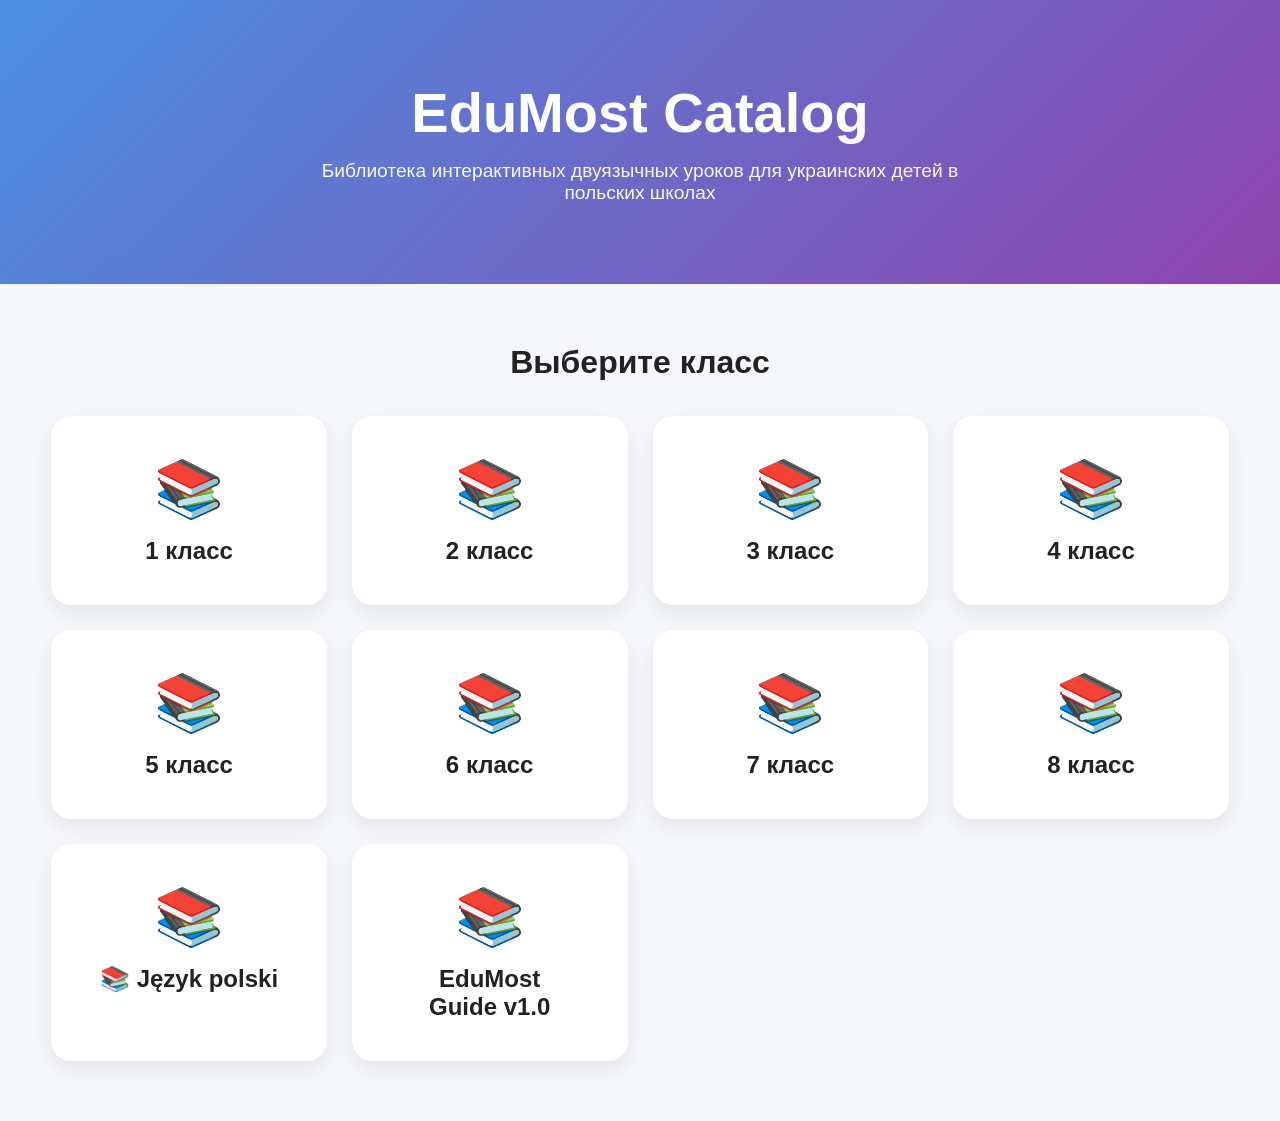
<file: index.html>
<!DOCTYPE html>
<html lang="ru">

<head>
    <meta charset="UTF-8">
    <meta name="viewport" content="width=device-width, initial-scale=1.0">
    <title>EduMost Catalog</title>

    <link rel="stylesheet" href="styles.css">
</head>

<body>

    <header class="hero">

        <h1>EduMost Catalog</h1>

        <p>
            Библиотека интерактивных двуязычных уроков
            для украинских детей в польских школах
        </p>

    </header>

    <main class="container">

        <section>

            <h2>Выберите класс</h2>

            <div class="classes-grid">

                <a href="subjects.html?class=1" class="class-card">
                    <span>📚</span>
                    <h3>1 класс</h3>
                </a>

                <a href="subjects.html?class=2" class="class-card">
                    <span>📚</span>
                    <h3>2 класс</h3>
                </a>

                <a href="subjects.html?class=3" class="class-card">
                    <span>📚</span>
                    <h3>3 класс</h3>
                </a>

                <a href="subjects.html?class=4" class="class-card">
                    <span>📚</span>
                    <h3>4 класс</h3>
                </a>

                <a href="subjects.html?class=5" class="class-card">
                    <span>📚</span>
                    <h3>5 класс</h3>
                </a>

                <a href="subjects.html?class=6" class="class-card">
                    <span>📚</span>
                    <h3>6 класс</h3>
                </a>

                <a href="subjects.html?class=7" class="class-card">
                    <span>📚</span>
                    <h3>7 класс</h3>
                </a>

                <a href="subjects.html?class=8" class="class-card">
                    <span>📚</span>
                    <h3>8 класс</h3>
                </a>
                <a href="subjects.html?class=ogolne" class="class-card">
                    <span>📚</span>
                    <h3>📚 Język polski</h3>
                </a>
                <a href=" https://edumost-pl.github.io/EDUMOST_GUIDE-v1.0/" class="class-card" target="_blank">
                    <span>📚</span>
                    <h3>EduMost <br>Guide v1.0</h3>
                </a>

            </div>

        </section>

    </main>

</body>

</html>
</file>
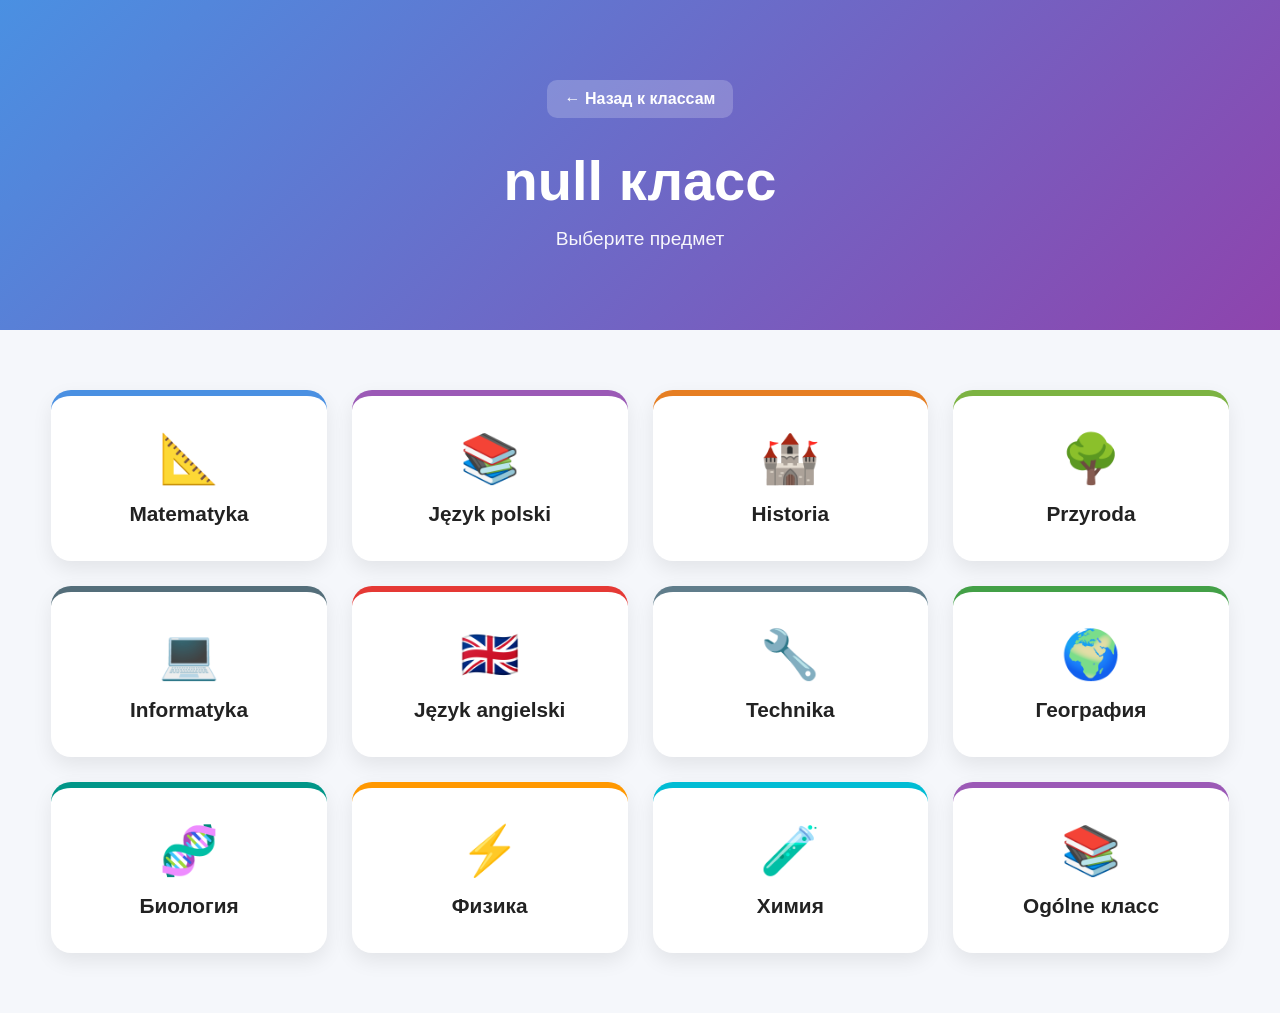
<file: subjects.html>
<!DOCTYPE html>
<html lang="ru">

<head>
    <meta charset="UTF-8">
    <meta name="viewport" content="width=device-width, initial-scale=1.0">
    <title>EduMost Subjects</title>

    <link rel="stylesheet" href="styles.css">
</head>

<body>

    <header class="hero">

         <a
        href="index.html"
        class="back-button"
    >
        ← Назад к классам
    </a>

    <h1 id="classTitle">
        4 класс
    </h1>

    <p>
        Выберите предмет
    </p>

    </header>

    <main class="container">

        <div id="subjectsGrid"
             class="subjects-grid">

        </div>

    </main>

    <script src="subjects.js"></script>

</body>

</html>
</file>
<file: styles.css>
/* ==========================
   RESET
========================== */

* {
    margin: 0;
    padding: 0;
    box-sizing: border-box;
}

/* ==========================
   VARIABLES
========================== */

:root {

    --primary: #4A90E2;
    --secondary: #8E44AD;

    --bg: #f5f7fb;
    --card: #ffffff;

    --text: #222;
    --text-light: #666;

    --border: #e5e7eb;

    --shadow:
        0 8px 20px rgba(0, 0, 0, .08);

    --radius: 20px;
}

/* ==========================
   BODY
========================== */

body {

    font-family:
        Inter,
        Arial,
        sans-serif;

    background: var(--bg);

    color: var(--text);

    min-height: 100vh;
}

/* ==========================
   HERO
========================== */

.hero {

    background:
        linear-gradient(
            135deg,
            #4A90E2,
            #8E44AD
        );

    color: white;

    text-align: center;

    padding: 80px 20px;
}

.hero h1 {

    font-size: 3.5rem;

    margin-bottom: 15px;
}

.hero p {

    max-width: 700px;

    margin: 0 auto;

    font-size: 1.2rem;

    opacity: .95;
}

.book-info{
    margin-top:20px;
    margin-bottom:25px;
    font-size:1.3rem;
    font-weight:600;
    line-height:1.8;
}

.book-info div{
    font-weight:600;
}
/* ==========================
   CONTAINER
========================== */

.container {

    width: min(1200px, 92%);
    margin: auto;
    padding: 60px 0;
}

/* ==========================
   TITLES
========================== */

h2 {

    text-align: center;

    margin-bottom: 35px;

    font-size: 2rem;
}

/* ==========================
   CLASSES GRID
========================== */

.classes-grid {

    display: grid;

    grid-template-columns:
        repeat(
            auto-fit,
            minmax(220px, 1fr)
        );

    gap: 25px;
}

/* ==========================
   CLASS CARD
========================== */

.class-card {

    background: white;

    border-radius: var(--radius);

    padding: 40px 20px;

    text-align: center;

    text-decoration: none;

    color: var(--text);

    box-shadow: var(--shadow);

    transition: .25s ease;
}

.class-card:hover {

    transform:
        translateY(-6px);

    box-shadow:
        0 15px 30px rgba(0,0,0,.12);
}

.class-card span {

    display: block;

    font-size: 3.5rem;

    margin-bottom: 15px;
}

.class-card h3 {

    font-size: 1.5rem;
}

/* ==========================
   FOOTER
========================== */

footer {

    text-align: center;

    padding: 40px 20px;

    color: var(--text-light);
}

/* ==========================
   MOBILE
========================== */

@media (max-width: 768px) {

    .hero {

        padding: 60px 20px;
    }

    .hero h1 {

        font-size: 2.2rem;
    }

    .hero p {

        font-size: 1rem;
    }

    h2 {

        font-size: 1.5rem;
    }

    .class-card {

        padding: 30px 15px;
    }

    .class-card span {

        font-size: 3rem;
    }

    .class-card h3 {

        font-size: 1.2rem;
    }
}

/*  */
.subjects-grid {

    display: grid;

    grid-template-columns:
        repeat(
            auto-fit,
            minmax(250px, 1fr)
        );

    gap: 25px;
}

.subject-card {

    background: white;

    border-radius: 20px;

    padding: 35px;

    text-align: center;

    text-decoration: none;

    color: #222;

    box-shadow:
        0 8px 20px rgba(0,0,0,.08);

    transition: .25s;
}

.subject-card:hover {

    transform:
        translateY(-5px);
}

.subject-card span {

    display: block;

    font-size: 3rem;

    margin-bottom: 15px;
}

.subject-card h3 {

    font-size: 1.3rem;
}

/*  lesson */


.lessons-table {

    width: 100%;
    border-collapse: collapse;
    background: white;
    border-radius: 20px;
    overflow: hidden;
    box-shadow:
        0 8px 20px rgba(0,0,0,.08);
}

.lessons-table th {

    background: #4A90E2;
    color: white;
    padding: 16px;
    text-align: left;
}

.lessons-table td {

    padding: 14px;
    border-bottom:
        1px solid #eee;
}

.lessons-table tr:hover {
    background: #f8faff;
}

.status {

    padding: 6px 12px;
    border-radius: 20px;
    font-size: 13px;
    font-weight: bold;
}

.status-READY {

    background: #e8f5e9;

    color: #2e7d32;
}

.status-PLAN {

    background: #fff3e0;

    color: #ef6c00;
}

.status-IN_PROGRESS {

    background: #e3f2fd;

    color: #1565c0;
}

.status-PUBLISHED {

    background: #f3e5f5;

    color: #7b1fa2;
}

/* кнопка в шапке */

.back-button {

    display: inline-block;

    margin-bottom: 30px;

    padding: 10px 18px;

    border-radius: 10px;

    background: rgba(255,255,255,.2);

    color: white;

    text-decoration: none;

    font-weight: 600;

    transition: .2s;
}

.back-button:hover {

    background: rgba(255,255,255,.3);
}

.breadcrumbs {

    width: min(1200px, 92%);

    margin: 30px auto;

    display: flex;

    gap: 15px;

    align-items: center;
}

.breadcrumbs a {

    text-decoration: none;

    color: #4A90E2;

    font-weight: 600;
}

.breadcrumbs a:hover {

    text-decoration: underline;
}


/* таблица */
.lessons-table td{
    vertical-align: top;
}

.lessons-table th:nth-child(1),
.lessons-table td:nth-child(1){
    width: 120px;
}

.lessons-table th:nth-child(2),
.lessons-table td:nth-child(2){
    width: 180px;
}

.lessons-table th:nth-child(4),
.lessons-table td:nth-child(4){
    width: 220px;
}

.lessons-table th:nth-child(6),
.lessons-table td:nth-child(6){
    width: 90px;
}

.lessons-table th:nth-child(7),
.lessons-table td:nth-child(7){
    width: 100px;
}

.learning-goals{
    margin:0;
    padding-left:18px;
}

.learning-goals li{
    margin-bottom:4px;
}
</file>
